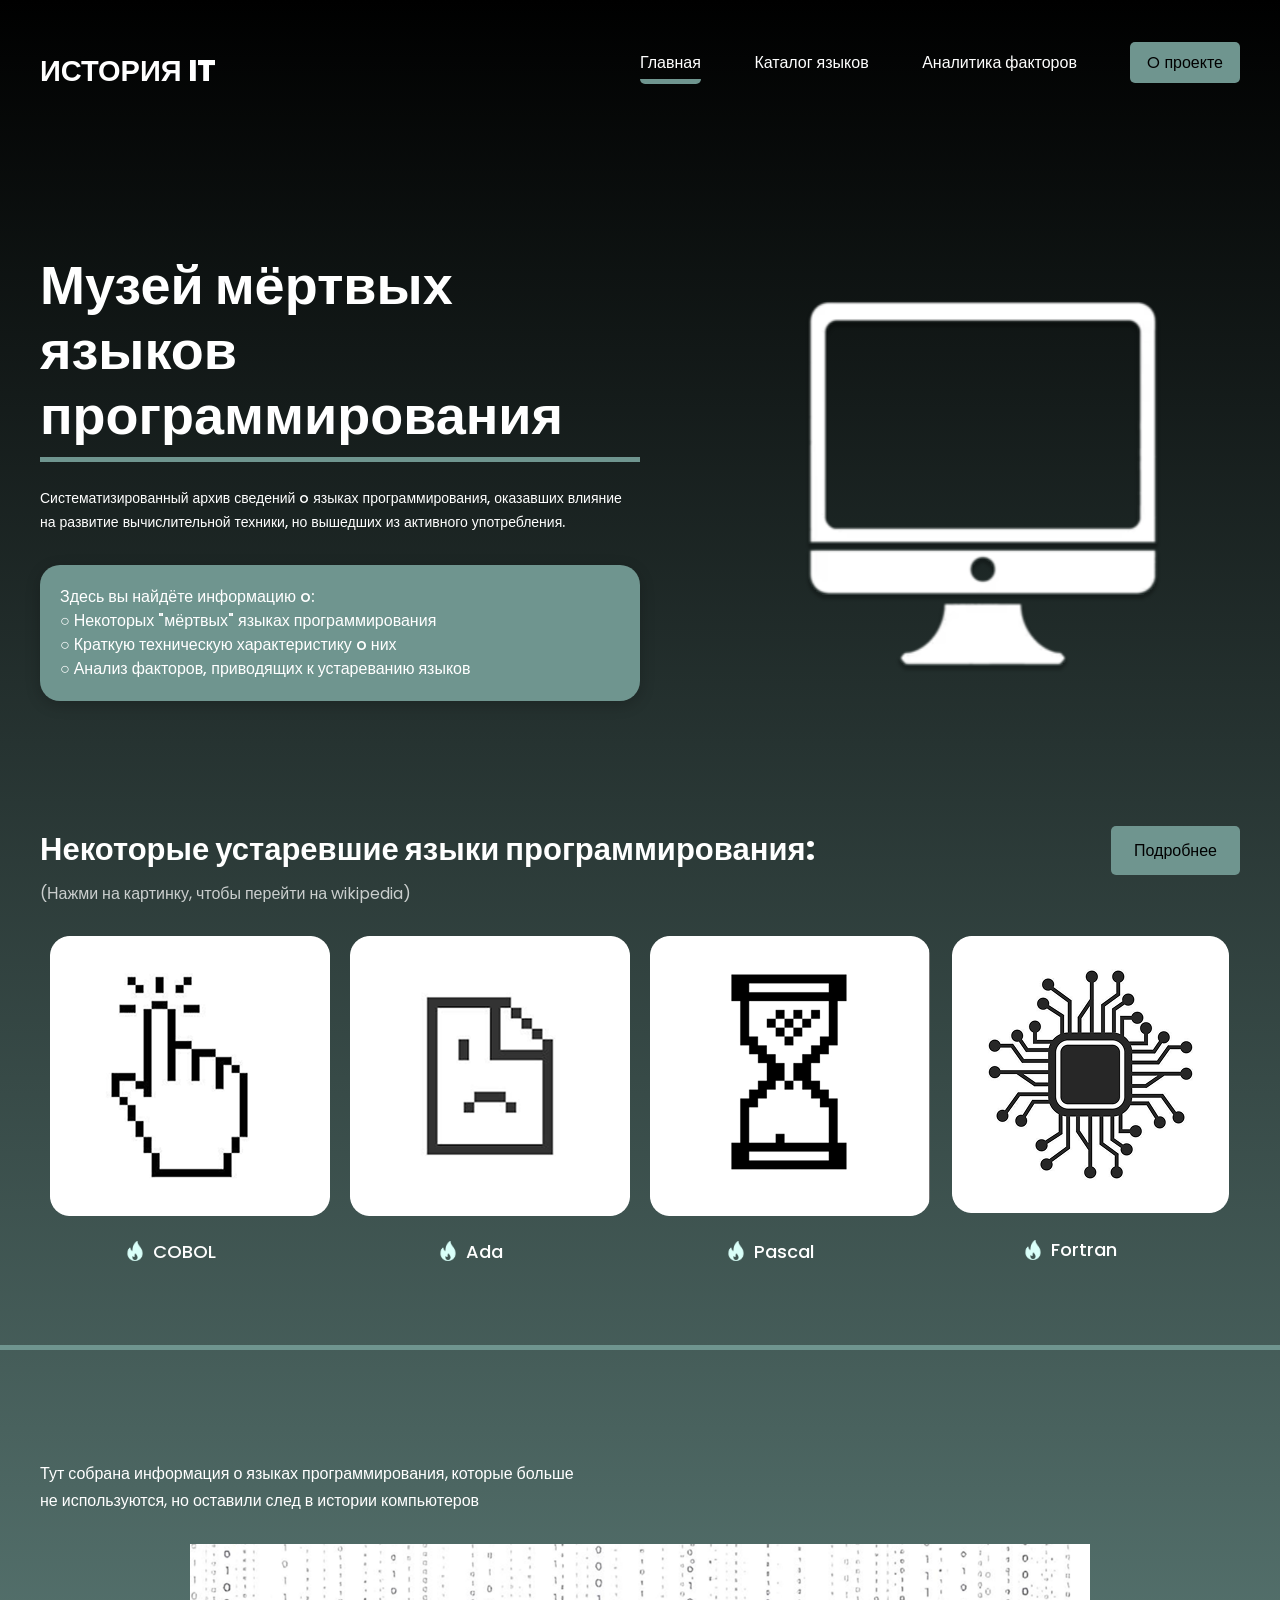
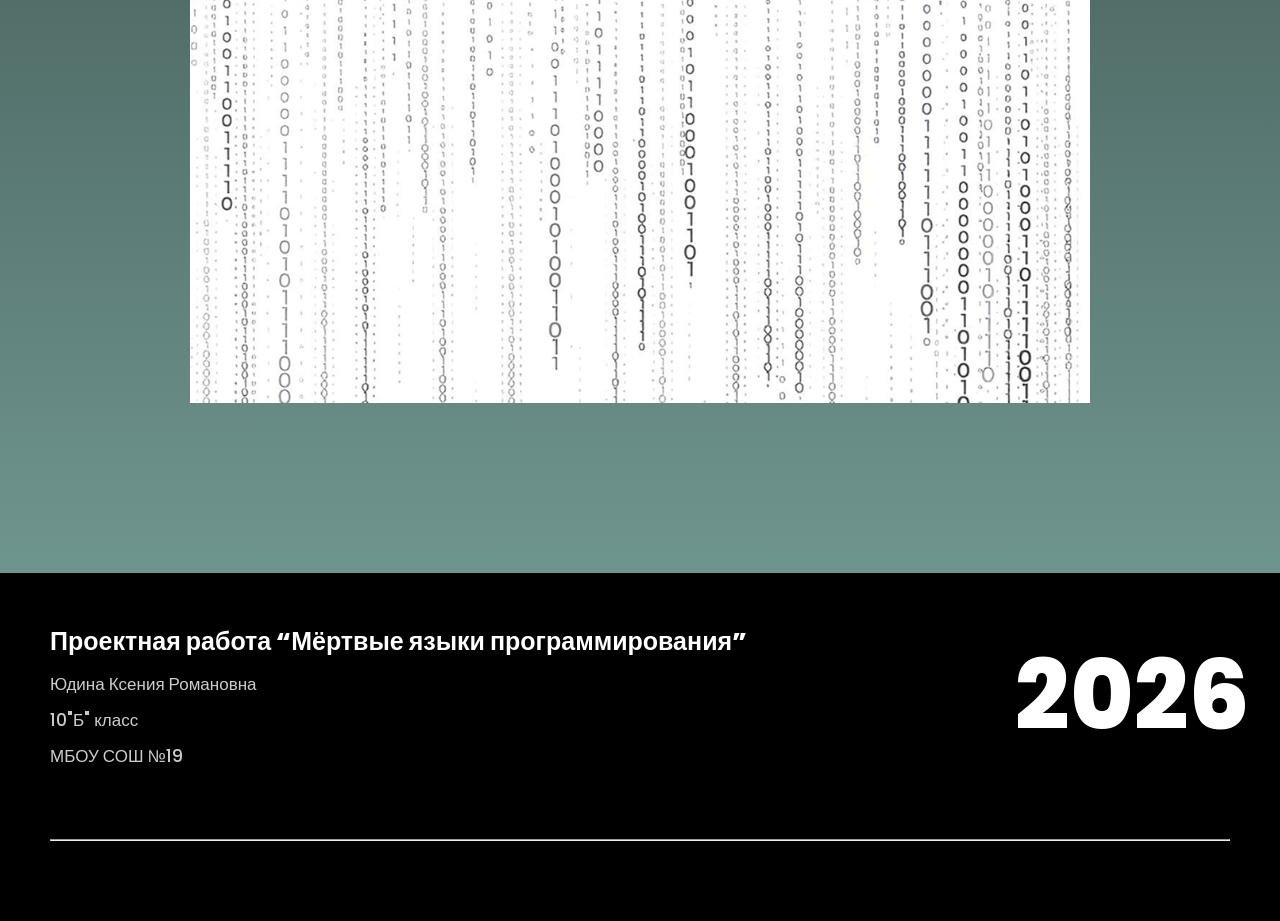
<file: index.html>
<!DOCTYPE html>
<html lang="en">

<head>
    <meta charset="UTF-8">
    <meta name="viewport" content="width=device-width, initial-scale=1.0">
    <title>Dead programming languages</title>
    <link rel="stylesheet" href="css/main.css">
</head>

<body>
    <div class="wrapper">
        <header class="container">
            <span class="logo">История IT</span>
            <nav>
                <ul>
                    <li class="active"><a href="/">Главная</a></li>
                    <li><a href="/about.html">Каталог языков</a></li>
                    <li><a href="/analitika.html">Аналитика факторов</a></li>
                    <li class="btn"><a href="/oproekte.html">O проекте</a></li>
                </ul>
            </nav>
        </header>

        <div class="hero container">
            <div class="hero--info">
                <h1>Музей мёртвых языков программирования</h1>
                <p>Систематизированный архив сведений o языках программирования, оказавших влияние на развитие вычислительной техники, но вышедших из активного употребления.</p>
                <div class="rectangle">
                    Здесь вы найдёте информацию o:<br>
                    ○ Некоторых "мёртвых" языках программирования<br>
                    ○ Краткую техническую характеристику o них<br>
                    ○ Анализ факторов, приводящих к устареванию языков<br>
                </div>
            </div>
            <img src="img/компьютеер.svg" alt="">
        </div>

        <div class="container trending">
            <div class="trending-header">
                <h3>Некоторые устаревшие языки программирования:</h3>
                <span class="click-hint">(Нажми на картинку, чтобы перейти на wikipedia)</span>
            </div>
            <a href="/about.html" class="see-all">Подробнее</a>
            <div class="games">
                <div class="block">
                    <a href="https://ru.wikipedia.org/wiki/%D0%9A%D0%BE%D0%B1%D0%BE%D0%BB" target="_blank">
                        <img src="/img/cobol.png" alt="COBOL">
                    </a>
                    <div class="language-info">
                        <img src="/img/fire 1.png" alt="" class="fire-icon">
                        <span>COBOL</span>
                    </div>
                </div>
                <div class="block">
                    <a href="https://ru.wikipedia.org/wiki/%D0%90%D0%B4%D0%B0_(%D1%8F%D0%B7%D1%8B%D0%BA_%D0%BF%D1%80%D0%BE%D0%B3%D1%80%D0%B0%D0%BC%D0%BC%D0%B8%D1%80%D0%BE%D0%B2%D0%B0%D0%BD%D0%B8%D1%8F)" target="_blank">
                        <img src="/img/ada.png" alt="Ada">
                    </a>
                    <div class="language-info">
                        <img src="/img/fire 1.png" alt="" class="fire-icon">
                        <span>Ada</span>
                    </div>
                </div>
                <div class="block">
                    <a href="https://ru.wikipedia.org/wiki/%D0%9F%D0%B0%D1%81%D0%BA%D0%B0%D0%BB%D1%8C_(%D1%8F%D0%B7%D1%8B%D0%BA_%D0%BF%D1%80%D0%BE%D0%B3%D1%80%D0%B0%D0%BC%D0%BC%D0%B8%D1%80%D0%BE%D0%B2%D0%B0%D0%BD%D0%B8%D1%8F)" target="_blank">
                        <img src="/img/pascal.png" alt="Pascal">
                    </a>
                    <div class="language-info">
                        <img src="/img/fire 1.png" alt="" class="fire-icon">
                        <span>Pascal</span>
                    </div>
                </div>
                <div class="block">
                    <a href="https://ru.wikipedia.org/wiki/%D0%A4%D0%BE%D1%80%D1%82%D1%80%D0%B0%D0%BD" target="_blank">
                        <img src="/img/fortan.png" alt="Fortran">
                    </a>
                    <div class="language-info">
                        <img src="/img/fire 1.png" alt="" class="fire-icon">
                        <span>Fortran</span>
                    </div>
                </div>
            </div>
        </div>
        <div class="divider"></div>

        <div class="container banner">
            <p>Тут собрана информация о языках программирования, которые больше не используются, но оставили след в истории компьютеров</p>
            <img src="/img/цифры.png" alt="">
        </div>
    </div>

<footer>
    <div class="blocks container">
        <div>
            <span class="logo">Проектная работа “Мёртвые языки программирования”</span>
            <ul>
                <li>Юдина Ксения Романовна</li>
                <li>10"Б" класс</li>
                <li>МБОУ СОШ №19</li>
            </ul>
        </div>
        <div>
            <h4>2026</h4>
        </div>
    </div>
    <hr>
</footer>

</body>

</html>
</file>
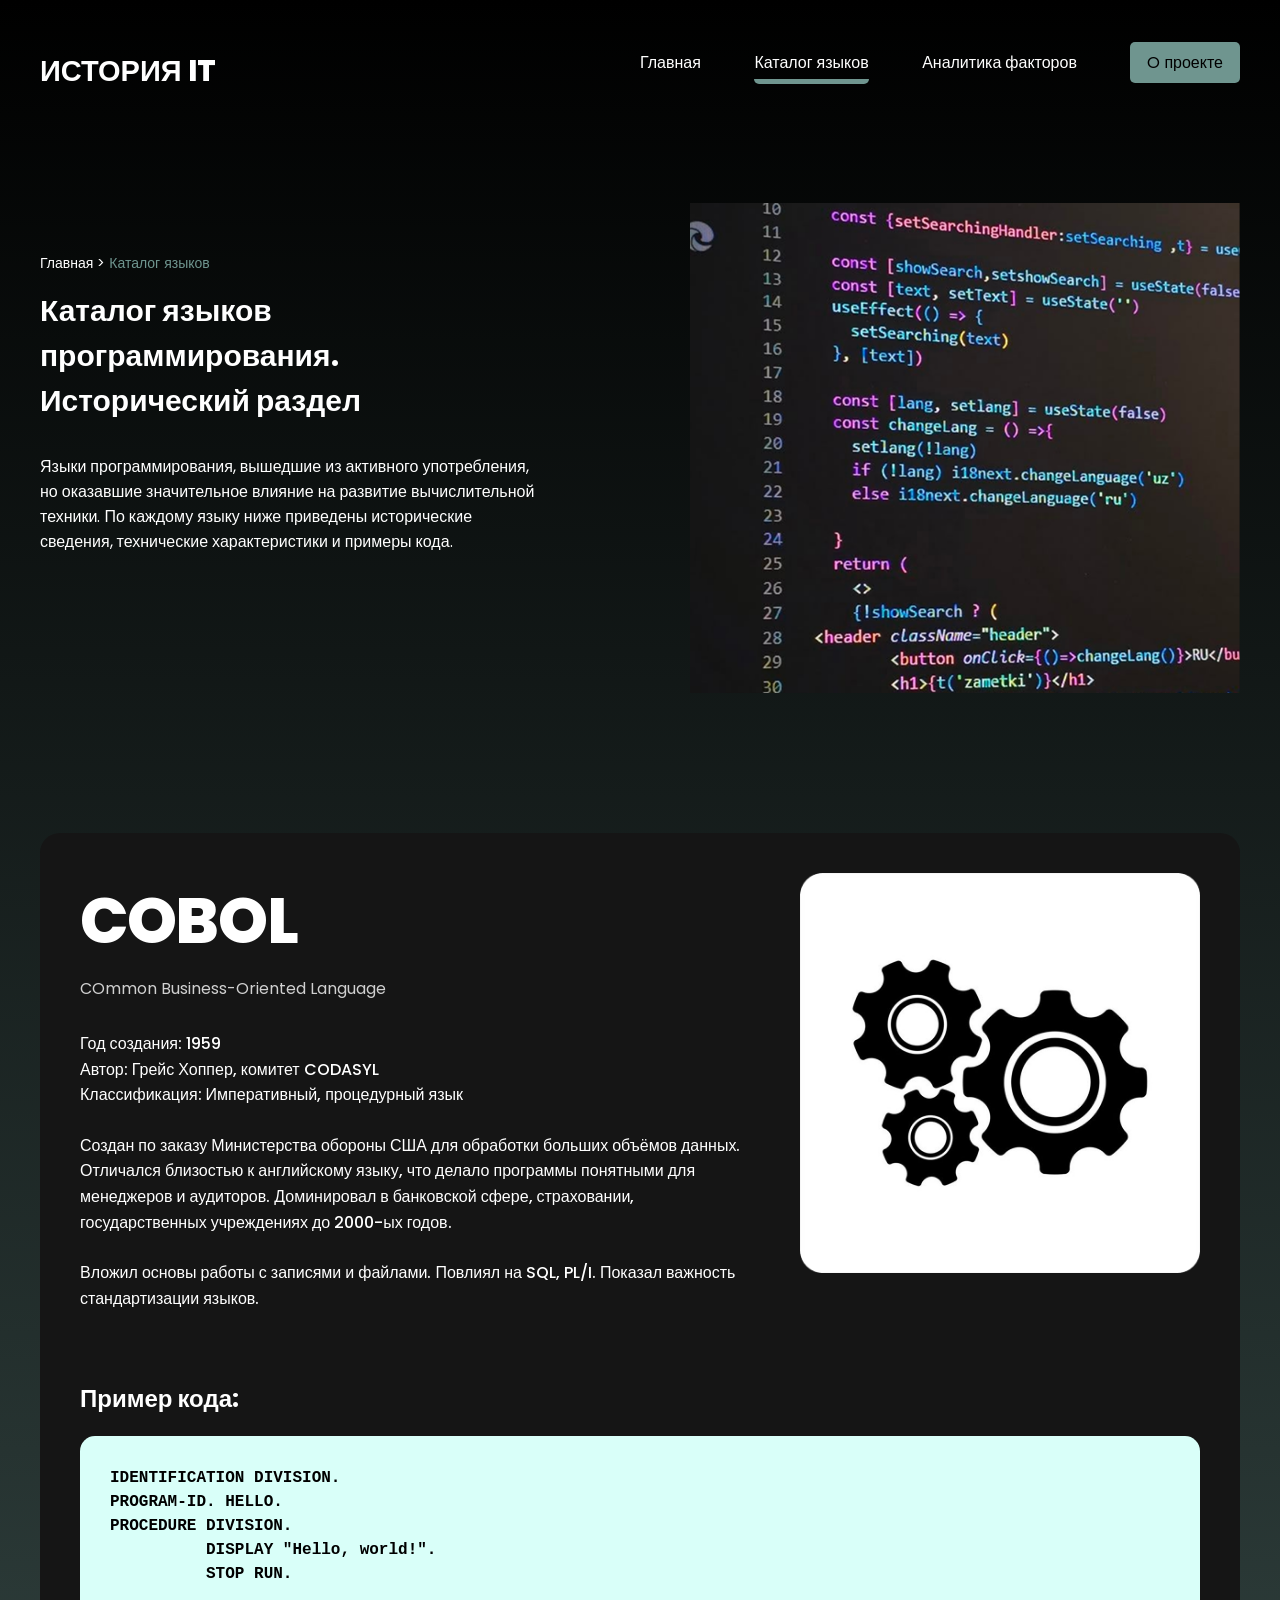
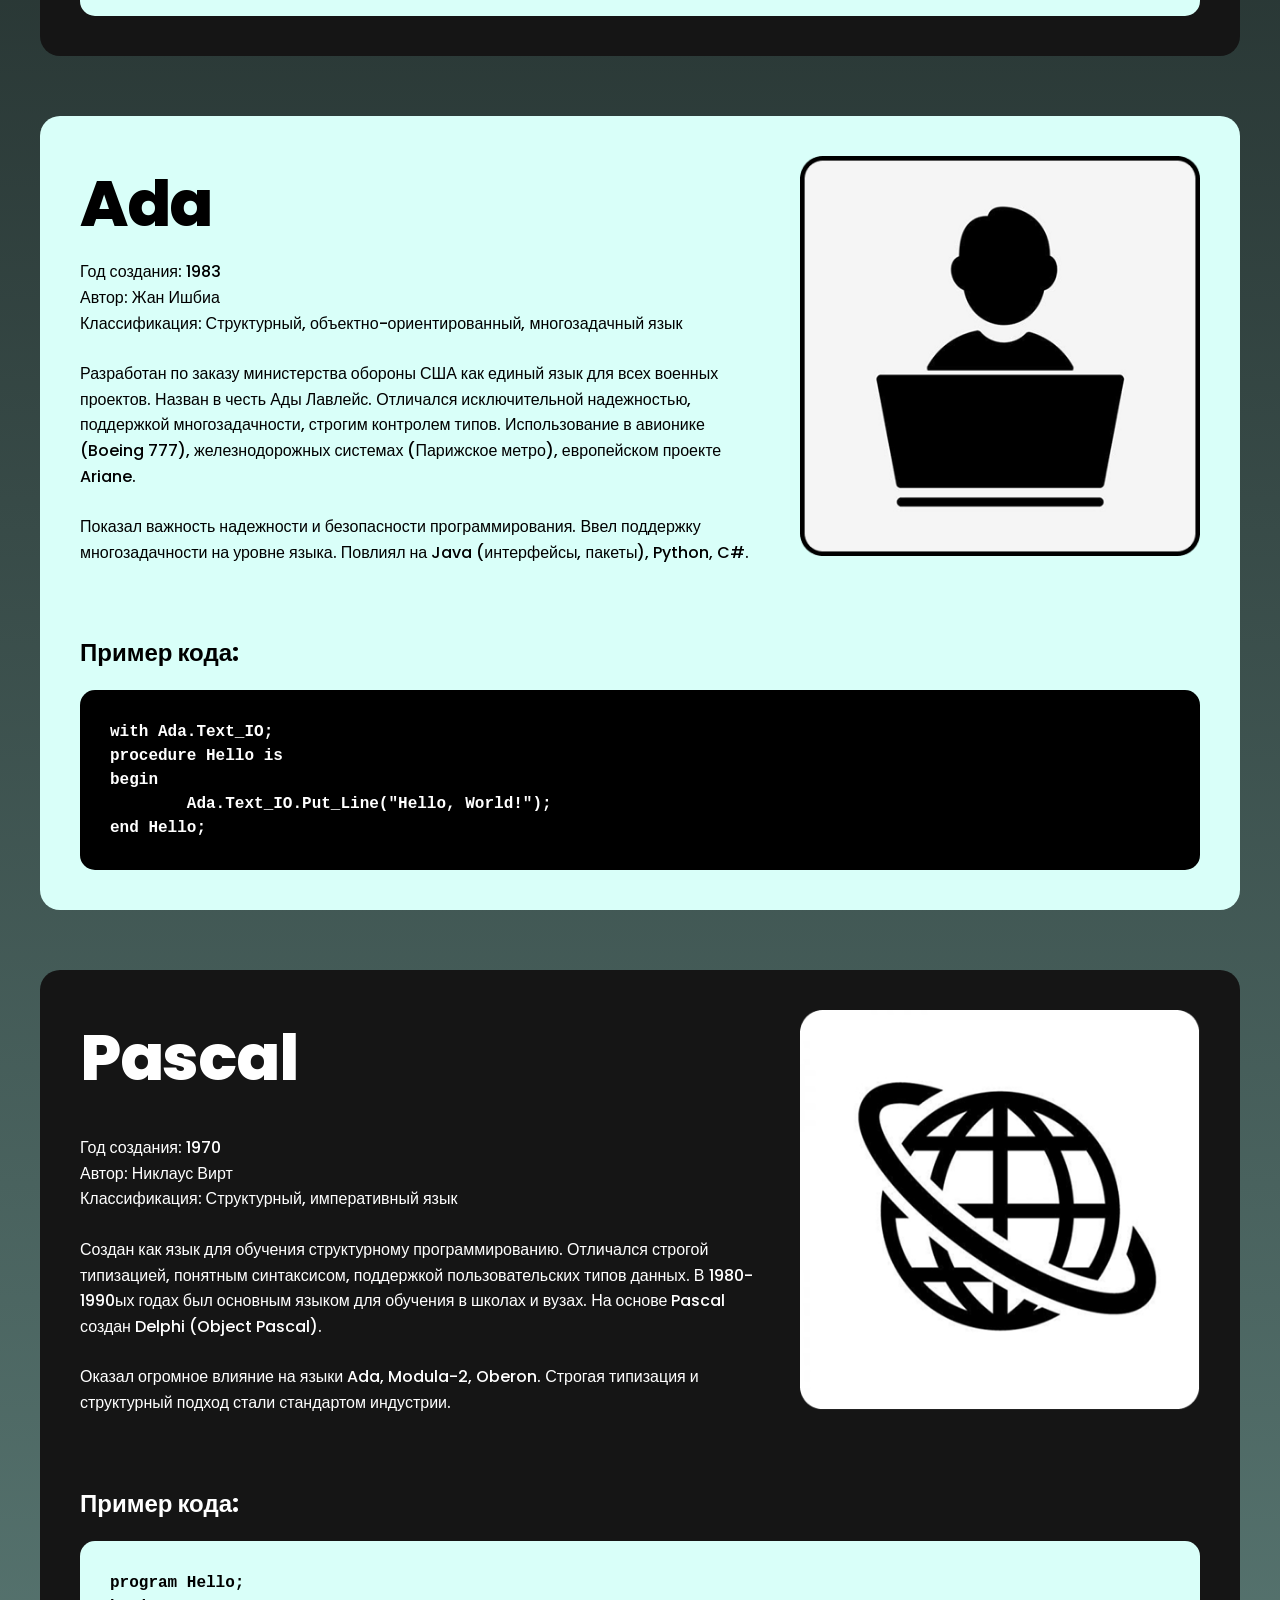
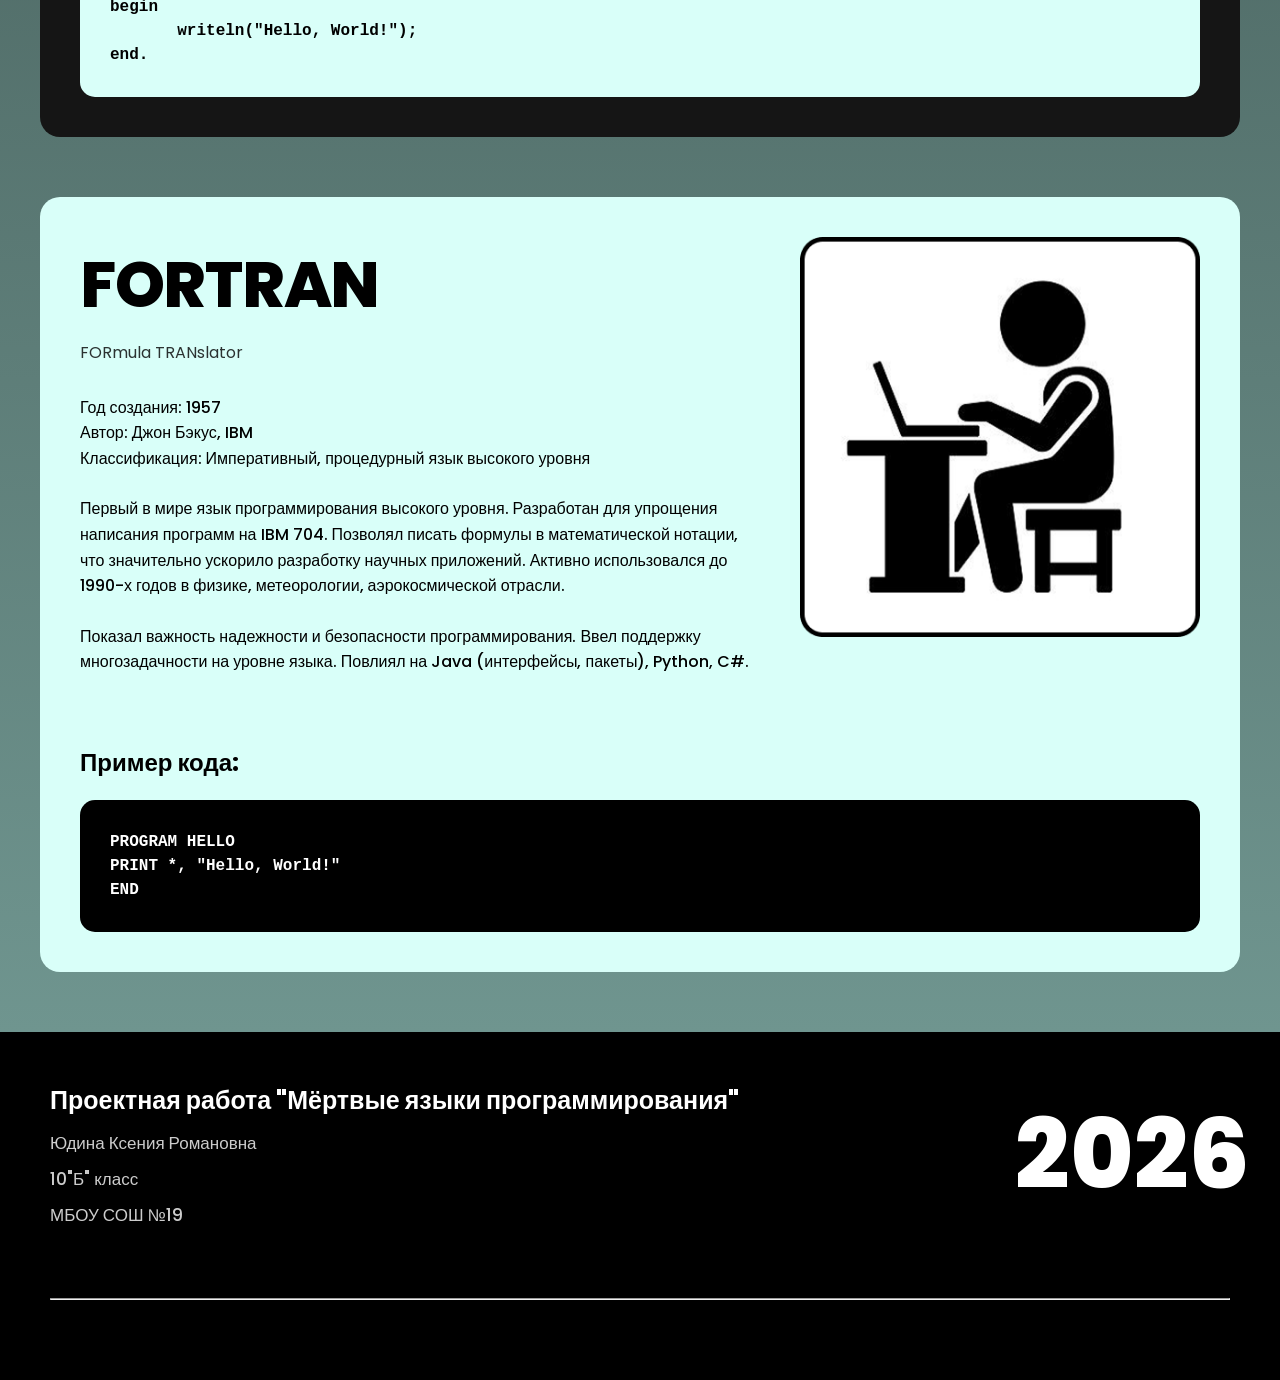
<file: about.html>
<!DOCTYPE html>
<html lang="en">

<head>
    <meta charset="UTF-8">
    <meta name="viewport" content="width=device-width, initial-scale=1.0">
    <title>Dead programming languages</title>
    <link rel="stylesheet" href="css/main.css">
</head>

<body>
    <div class="wrapper">
        <header class="container">
            <span class="logo">История IT</span>
            <nav>
                <ul>
                    <li><a href="/">Главная</a></li>
                    <li class="active"><a href="/about.html">Каталог языков</a></li>
                    <li><a href="/analitika.html">Аналитика факторов</a></li>
                    <li class="btn"><a href="/oproekte.html">O проекте</a></li>
                </ul>
            </nav>
        </header>
        
        <div class="hero-about container">
            <div class="info">
                <div class="breadcrumbs">
                    <span class="breadcrumb-home">Главная ></span>
                    <span class="breadcrumb-current"> Каталог языков</span>
                </div>
                <h1>Каталог языков программирования. Исторический раздел</h1>
                <p>Языки программирования, вышедшие из активного употребления, но оказавшие значительное влияние на развитие вычислительной техники. По каждому языку ниже приведены исторические сведения, технические характеристики и примеры кода.</p>
            </div>
            <img src="/img/код.png" alt="">
        </div>
        <div class="container">
            <div class="language-card">
                <div class="language-info">
                    <div class="language-name">COBOL</div>
                    <div class="language-fullname">COmmon Business-Oriented Language</div>
                    <div class="language-details">
                        Год создания: 1959<br>
                        Автор: Грейс Хоппер, комитет CODASYL<br>
                        Классификация: Императивный, процедурный язык
                    </div>
                    <div class="language-history">
                        Создан по заказу Министерства обороны США для обработки больших объёмов данных. Отличался близостью к английскому языку, что делало программы понятными для менеджеров и аудиторов. Доминировал в банковской сфере, страховании, государственных учреждениях до 2000-ых годов.
                    </div>
                    <div class="language-influence">
                        Вложил основы работы с записями и файлами. Повлиял на SQL, PL/I. Показал важность стандартизации языков.
                    </div>
                </div>
                <div class="language-image">
                    <img src="/img/coboll.png" alt="COBOL язык программирования">
                </div>
                
                <div class="code-section">
                    <div class="code-title">Пример кода:</div>
                    <div class="code-block">
                        <pre>IDENTIFICATION DIVISION.
PROGRAM-ID. HELLO.
PROCEDURE DIVISION.
          DISPLAY "Hello, world!".
          STOP RUN.</pre>
                    </div>
                </div>
            </div>
        </div>
        <div class="container">
            <div class="language-card-ada">
                <div class="language-info-ada">
                    <div class="language-name-ada">Ada</div>
                    <div class="language-details-ada">
                        Год создания: 1983<br>
                        Автор: Жан Ишбиа<br>
                        Классификация: Структурный, объектно-ориентированный, многозадачный язык
                    </div>
                    <div class="language-history-ada">
                        Разработан по заказу министерства обороны США как единый язык для всех военных проектов. Назван в честь Ады Лавлейс. Отличался исключительной надежностью, поддержкой многозадачности, строгим контролем типов. Использование в авионике (Boeing 777), железнодорожных системах (Парижское метро), европейском проекте Ariane.
                    </div>
                    <div class="language-influence-ada">
                        Показал важность надежности и безопасности программирования. Ввел поддержку многозадачности на уровне языка. Повлиял на Java (интерфейсы, пакеты), Python, C#.
                    </div>
                </div>
                <div class="language-image-ada">
                    <img src="/img/adaa.png" alt="Ada язык программирования">
                </div>
                
                <div class="code-section-ada">
                    <div class="code-title-ada">Пример кода:</div>
                    <div class="code-block-ada">
                        <pre>with Ada.Text_IO;
procedure Hello is
begin
        Ada.Text_IO.Put_Line("Hello, World!");
end Hello;</pre>
                    </div>
                </div>
            </div>
        </div>
        <div class="container">
            <div class="language-card">
                <div class="language-info">
                    <div class="language-name">Pascal</div>
                    <div class="language-fullname"></div>
                    <div class="language-details">
                        Год создания: 1970<br>
                        Автор: Никлаус Вирт<br>
                        Классификация: Структурный, императивный язык
                    </div>
                    <div class="language-history">
                        Создан как язык для обучения структурному программированию. Отличался строгой типизацией, понятным синтаксисом, поддержкой пользовательских типов данных. В 1980-1990ых годах был основным языком для обучения в школах и вузах. На основе Pascal создан Delphi (Object Pascal).
                    </div>
                    <div class="language-influence">
                        Оказал огромное влияние на языки Ada, Modula-2, Oberon. Строгая типизация и структурный подход стали стандартом индустрии.
                    </div>
                </div>
                <div class="language-image">
                    <img src="/img/pascall.png" alt="Pascal язык программирования">
                </div>
                
                <div class="code-section">
                    <div class="code-title">Пример кода:</div>
                    <div class="code-block">
                        <pre>program Hello;
begin
       writeln("Hello, World!");
end.</pre>
                    </div>
                </div>
            </div>
        </div>
        <div class="container">
            <div class="language-card-ada">
                <div class="language-info-ada">
                    <div class="language-name-ada">FORTRAN</div>
                    <div class="language-fullname-ada">FORmula TRANslator</div>
                    <div class="language-details-ada">
                        Год создания: 1957<br>
                        Автор: Джон Бэкус, IBM<br>
                        Классификация: Императивный, процедурный язык высокого уровня
                    </div>
                    <div class="language-history-ada">
                        Первый в мире язык программирования высокого уровня. Разработан для упрощения написания программ на IBM 704. Позволял писать формулы в математической нотации, что значительно ускорило разработку научных приложений. Активно использовался до 1990-х годов в физике, метеорологии, аэрокосмической отрасли.
                    </div>
                    <div class="language-influence-ada">
                        Показал важность надежности и безопасности программирования. Ввел поддержку многозадачности на уровне языка. Повлиял на Java (интерфейсы, пакеты), Python, C#.
                    </div>
                </div>
                <div class="language-image-ada">
                    <img src="/img/fortann.png" alt="FORTRAN язык программирования">
                </div>
                
                <div class="code-section-ada">
                    <div class="code-title-ada">Пример кода:</div>
                    <div class="code-block-ada">
                        <pre>PROGRAM HELLO
PRINT *, "Hello, World!"
END</pre>
                    </div>
                </div>
            </div>
        </div>
        
    </div>

    <footer>
        <div class="blocks container">
            <div>
                <span class="logo">Проектная работа "Мёртвые языки программирования"</span>
                <ul>
                    <li>Юдина Ксения Романовна</li>
                    <li>10"Б" класс</li>
                    <li>МБОУ СОШ №19</li>
                </ul>
            </div>
            <div>
                <h4>2026</h4>
            </div>
        </div>
        <hr>
    </footer>

</body>

</html>
</file>
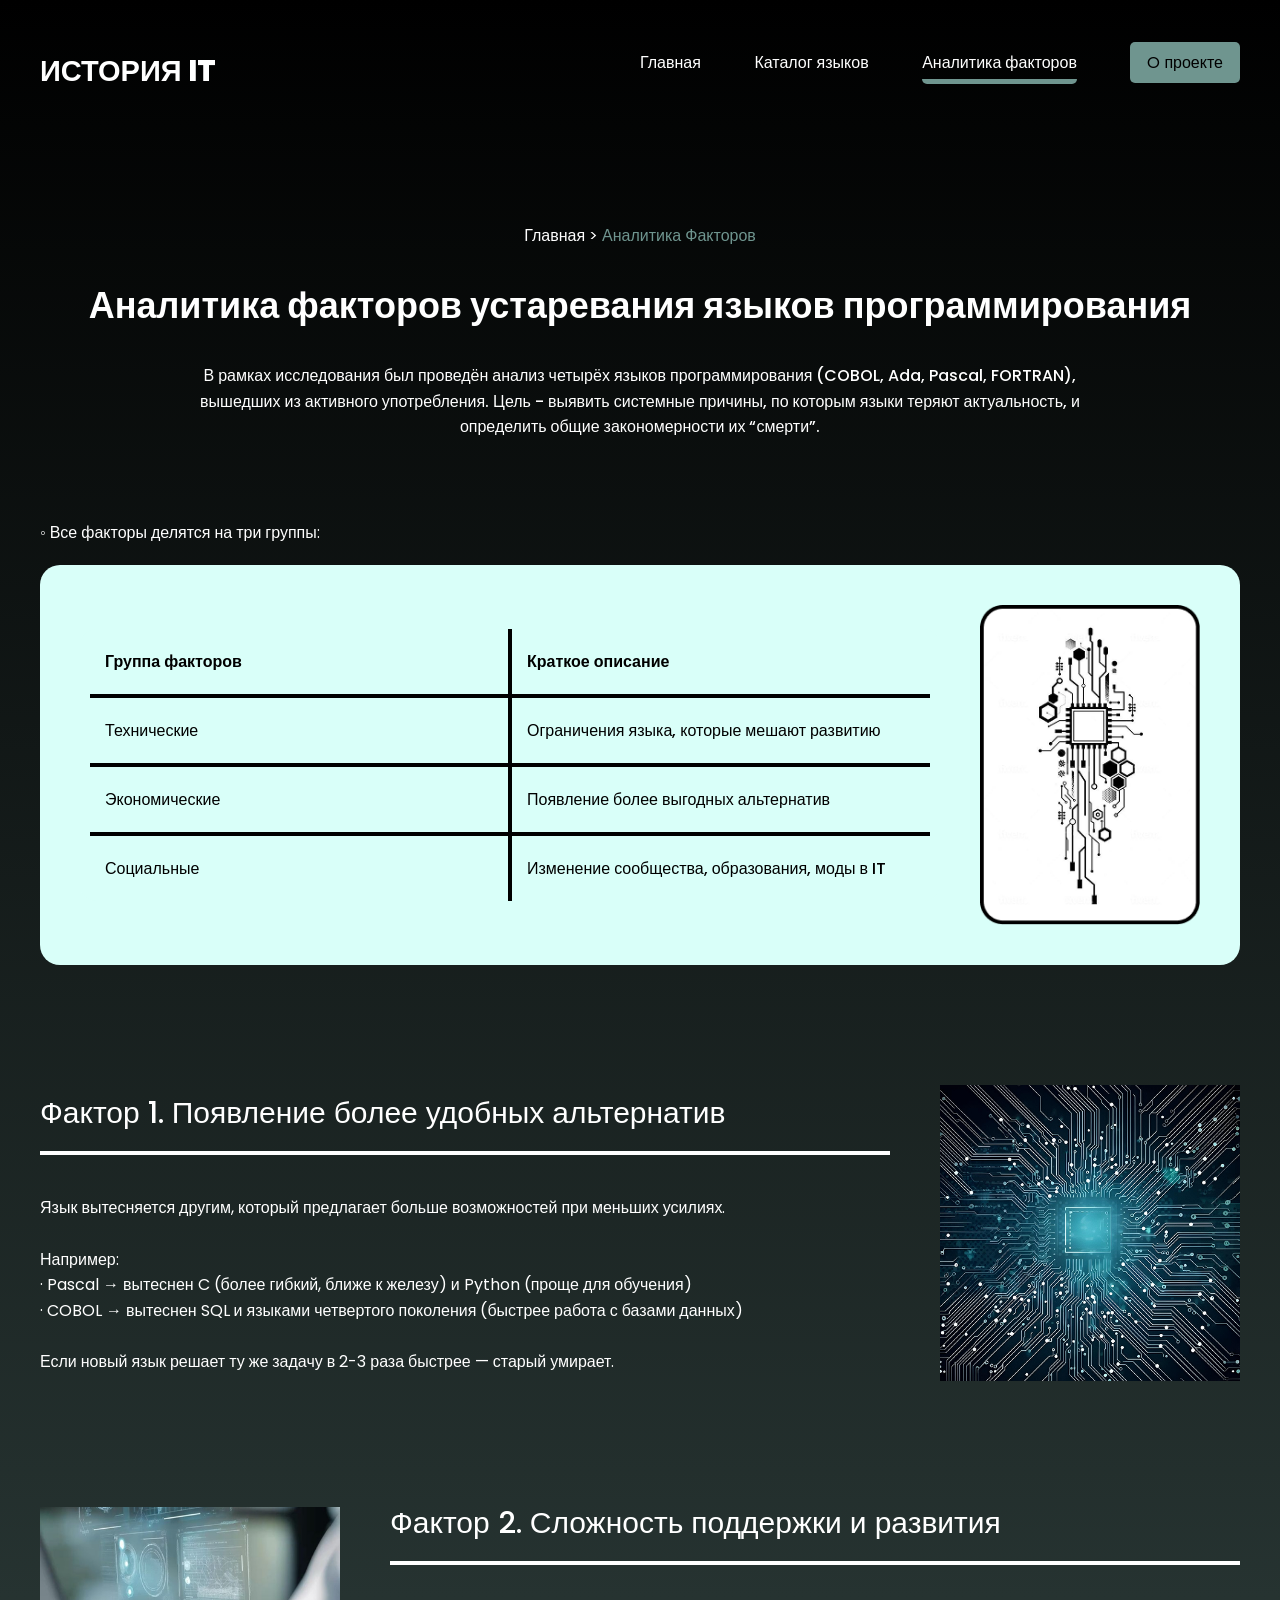
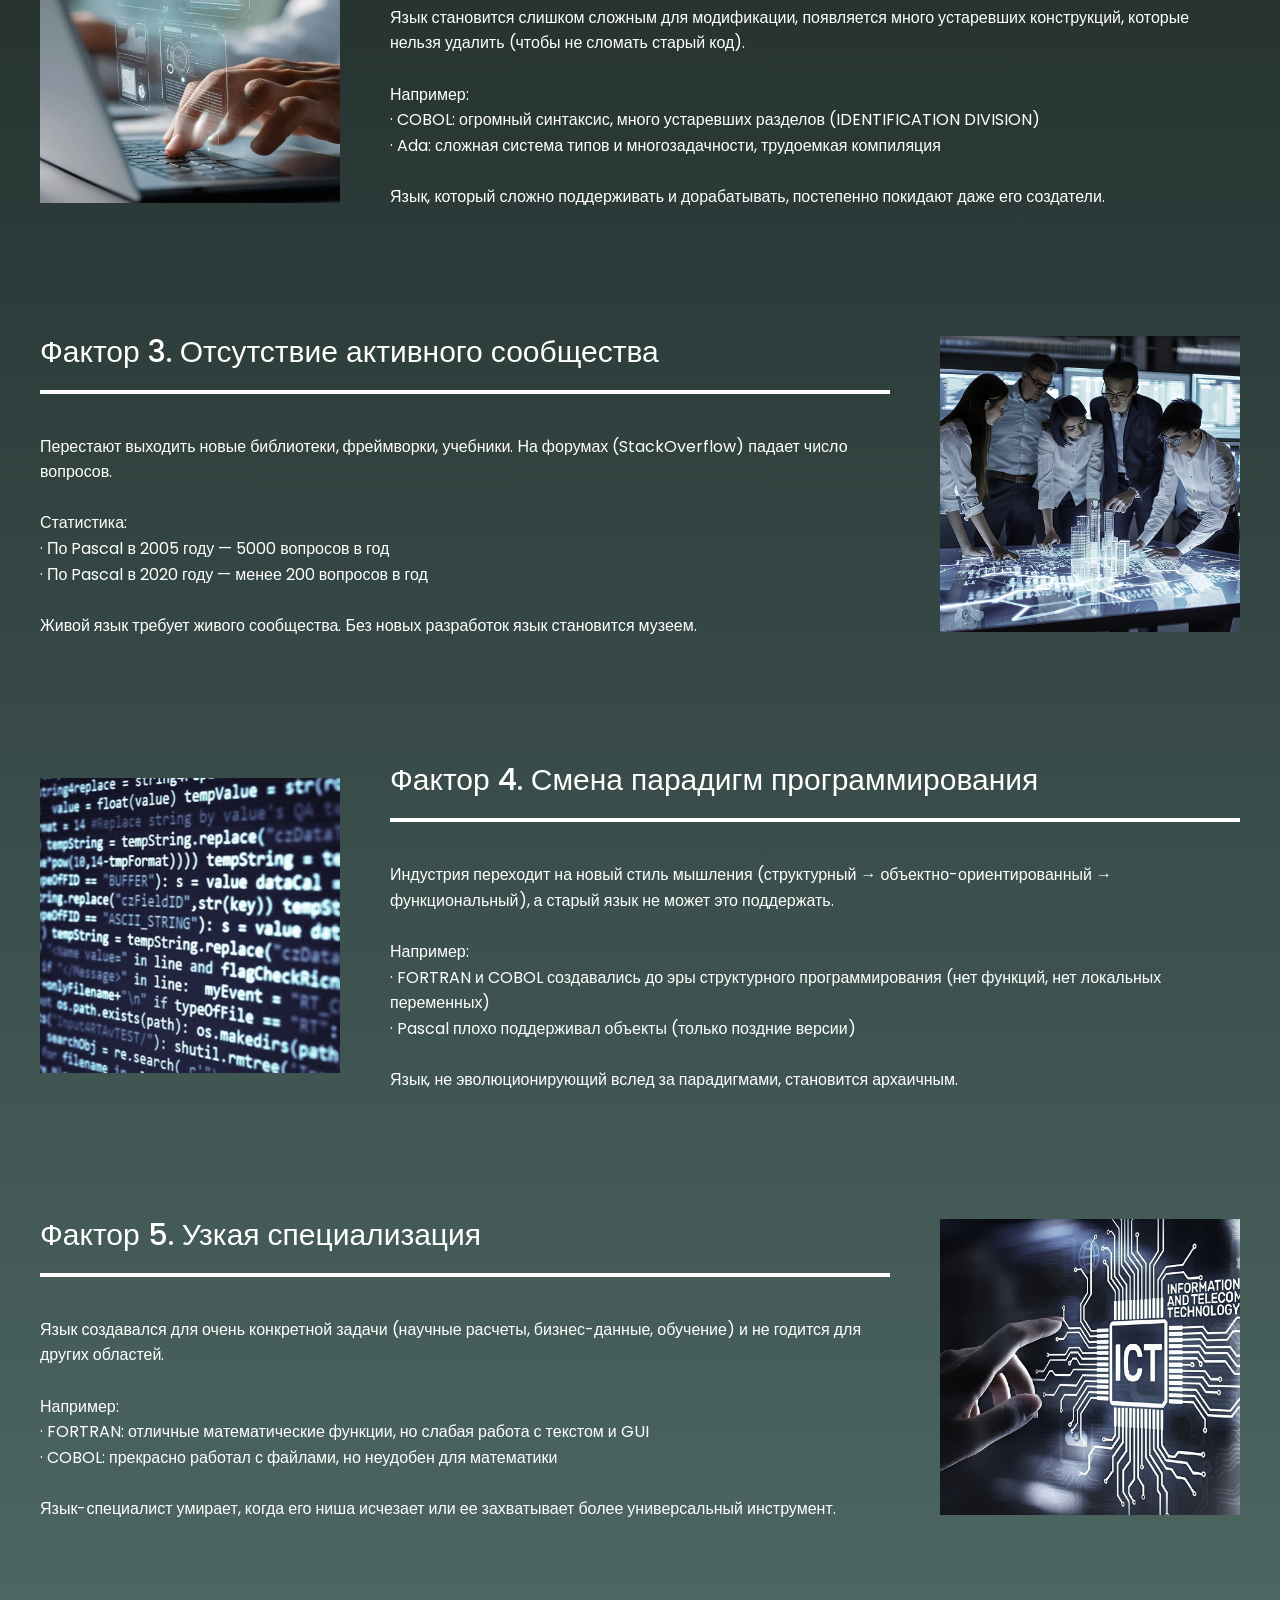
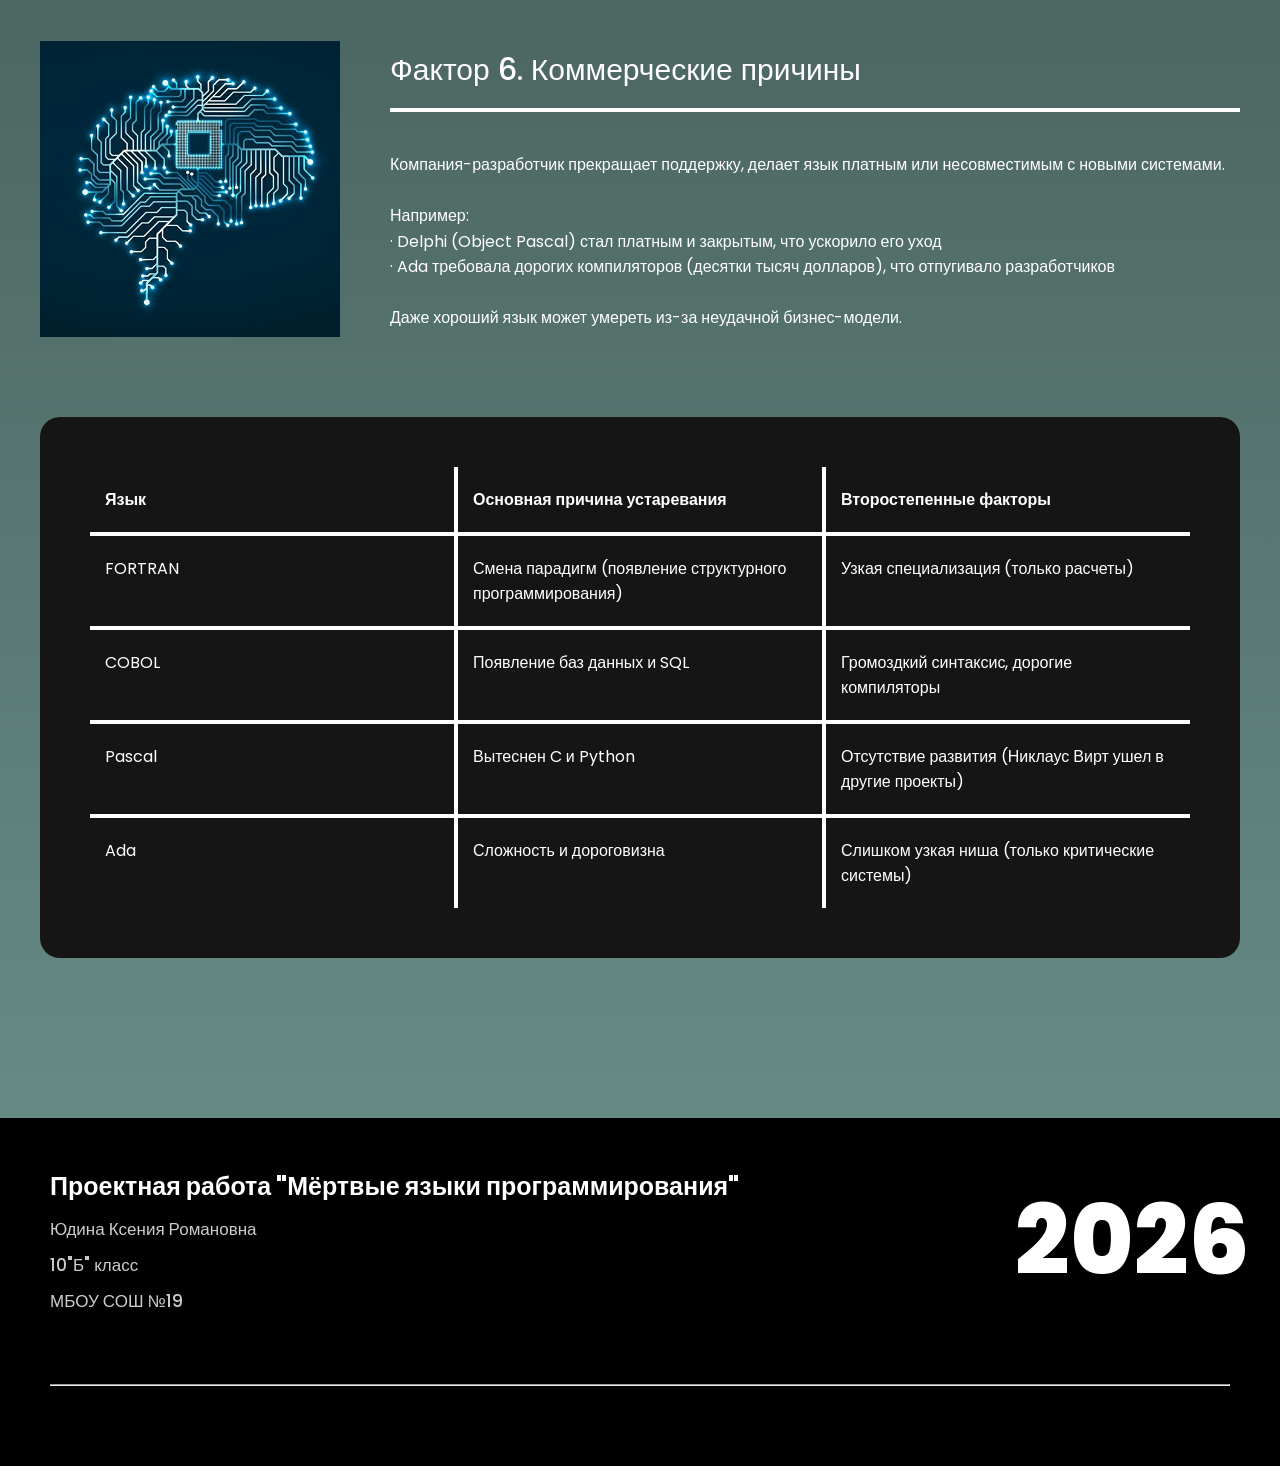
<file: analitika.html>
<!DOCTYPE html>
<html lang="en">

<head>
    <meta charset="UTF-8">
    <meta name="viewport" content="width=device-width, initial-scale=1.0">
    <title>Dead programming languages - Аналитика</title>
    <link rel="stylesheet" href="css/main.css">
</head>

<body>
    <div class="wrapper">
        <header class="container">
            <span class="logo">История IT</span>
            <nav>
                <ul>
                    <li><a href="/">Главная</a></li>
                    <li><a href="/about.html">Каталог языков</a></li>
                    <li class="active"><a href="/analitika.html">Аналитика факторов</a></li>
                    <li class="btn"><a href="/oproekte.html">O проекте</a></li>
                </ul>
            </nav>
        </header>

        <div class="analitika-container">
            <div class="analitika-breadcrumbs">
                <span class="breadcrumb-home">Главная ></span>
                <span class="breadcrumb-current"> Аналитика Факторов</span>
            </div>
            <h1 class="analitika-title">Аналитика факторов устаревания языков программирования</h1>
            <p class="analitika-description">
                В рамках исследования был проведён анализ четырёх языков программирования (COBOL, Ada, Pascal, FORTRAN), вышедших из активного употребления. Цель - выявить системные причины, по которым языки теряют актуальность, и определить общие закономерности их “смерти”.
            </p>
            <p class="analitika-subtitle">◦ Все факторы делятся на три группы:</p>
            <div class="analitika-card">
                <div class="analitika-table">
                    <div class="table-row table-header">
                        <div class="table-cell">Группа факторов</div>
                        <div class="table-cell">Краткое описание</div>
                    </div>
                    <div class="table-row">
                        <div class="table-cell">Технические</div>
                        <div class="table-cell">Ограничения языка, которые мешают развитию</div>
                    </div>
                    <div class="table-row">
                        <div class="table-cell">Экономические</div>
                        <div class="table-cell">Появление более выгодных альтернатив</div>
                    </div>
                    <div class="table-row">
                        <div class="table-cell">Социальные</div>
                        <div class="table-cell">Изменение сообщества, образования, моды в IT</div>
                    </div>
                </div>
                <img src="/img/аналитика вертикально 1.png" alt="Аналитика факторов" class="analitika-image">
            </div>
            <div class="factor-block">
                <div class="factor-text">
                    <h2 class="factor-title">Фактор 1. Появление более удобных альтернатив</h2>
                    <p class="factor-description">
                        Язык вытесняется другим, который предлагает больше возможностей при меньших усилиях.<br><br>
                        Например:<br>
                        · Pascal → вытеснен C (более гибкий, ближе к железу) и Python (проще для обучения)<br>
                        · COBOL → вытеснен SQL и языками четвертого поколения (быстрее работа с базами данных)<br><br>
                        Если новый язык решает ту же задачу в 2-3 раза быстрее — старый умирает.
                    </p>
                </div>
                <!-- КАРТИНКА ДЛЯ ФАКТОРА 1: вставьте сюда изображение -->
                <img src="/img/а5 1.png" alt="Появление более удобных альтернатив" class="factor-image">
            </div>
            <div class="factor-block">
                <img src="/img/рука.png" alt="Сложность поддержки и развития" class="factor-image">
                <div class="factor-text">
                    <h2 class="factor-title">Фактор 2. Сложность поддержки и развития</h2>
                    <p class="factor-description">
                        Язык становится слишком сложным для модификации, появляется много устаревших конструкций, которые нельзя удалить (чтобы не сломать старый код).<br><br>
                        Например:<br>
                        · COBOL: огромный синтаксис, много устаревших разделов (IDENTIFICATION DIVISION)<br>
                        · Ada: сложная система типов и многозадачности, трудоемкая компиляция<br><br>
                        Язык, который сложно поддерживать и дорабатывать, постепенно покидают даже его создатели.
                    </p>
                </div>
            </div>
            <div class="factor-block">
                <div class="factor-text">
                    <h2 class="factor-title">Фактор 3. Отсутствие активного сообщества</h2>
                    <p class="factor-description">
                        Перестают выходить новые библиотеки, фреймворки, учебники. На форумах (StackOverflow) падает число вопросов.<br><br>
                        Статистика:<br>
                        · По Pascal в 2005 году — 5000 вопросов в год<br>
                        · По Pascal в 2020 году — менее 200 вопросов в год<br><br>
                        Живой язык требует живого сообщества. Без новых разработок язык становится музеем.
                    </p>
                </div>
                <img src="/img/люди.png" alt="Отсутствие активного сообщества" class="factor-image">
            </div>
            <div class="factor-block">
                <img src="/img/кодд.png" alt="Смена парадигм программирования" class="factor-image">
                <div class="factor-text">
                    <h2 class="factor-title">Фактор 4. Смена парадигм программирования</h2>
                    <p class="factor-description">
                        Индустрия переходит на новый стиль мышления (структурный → объектно-ориентированный → функциональный), а старый язык не может это поддержать.<br><br>
                        Например:<br>
                        · FORTRAN и COBOL создавались до эры структурного программирования (нет функций, нет локальных переменных)<br>
                        · Pascal плохо поддерживал объекты (только поздние версии)<br><br>
                        Язык, не эволюционирующий вслед за парадигмами, становится архаичным.
                    </p>
                </div>
            </div>
            <div class="factor-block">
                <div class="factor-text">
                    <h2 class="factor-title">Фактор 5. Узкая специализация</h2>
                    <p class="factor-description">
                        Язык создавался для очень конкретной задачи (научные расчеты, бизнес-данные, обучение) и не годится для других областей.<br><br>
                        Например:<br>
                        · FORTRAN: отличные математические функции, но слабая работа с текстом и GUI<br>
                        · COBOL: прекрасно работал с файлами, но неудобен для математики<br><br>
                        Язык-специалист умирает, когда его ниша исчезает или ее захватывает более универсальный инструмент.
                    </p>
                </div>
                <img src="/img/ист.png" alt="Узкая специализация" class="factor-image">
            </div>
            <div class="factor-block">
                <img src="/img/мозг.png" alt="Коммерческие причины" class="factor-image">
                <div class="factor-text">
                    <h2 class="factor-title">Фактор 6. Коммерческие причины</h2>
                    <p class="factor-description">
                        Компания-разработчик прекращает поддержку, делает язык платным или несовместимым с новыми системами.<br><br>
                        Например:<br>
                        · Delphi (Object Pascal) стал платным и закрытым, что ускорило его уход<br>
                        · Ada требовала дорогих компиляторов (десятки тысяч долларов), что отпугивало разработчиков<br><br>
                        Даже хороший язык может умереть из-за неудачной бизнес-модели.
                    </p>
                </div>
            </div>
            <div class="summary-table-container">
                <div class="summary-table">
                    <div class="summary-table-row summary-table-header">
                        <div class="summary-table-cell">Язык</div>
                        <div class="summary-table-cell">Основная причина устаревания</div>
                        <div class="summary-table-cell">Второстепенные факторы</div>
                    </div>
                    <div class="summary-table-row">
                        <div class="summary-table-cell">FORTRAN</div>
                        <div class="summary-table-cell">Смена парадигм (появление структурного программирования)</div>
                        <div class="summary-table-cell">Узкая специализация (только расчеты)</div>
                    </div>
                    <div class="summary-table-row">
                        <div class="summary-table-cell">COBOL</div>
                        <div class="summary-table-cell">Появление баз данных и SQL</div>
                        <div class="summary-table-cell">Громоздкий синтаксис, дорогие компиляторы</div>
                    </div>
                    <div class="summary-table-row">
                        <div class="summary-table-cell">Pascal</div>
                        <div class="summary-table-cell">Вытеснен C и Python</div>
                        <div class="summary-table-cell">Отсутствие развития (Никлаус Вирт ушел в другие проекты)</div>
                    </div>
                    <div class="summary-table-row">
                        <div class="summary-table-cell">Ada</div>
                        <div class="summary-table-cell">Сложность и дороговизна</div>
                        <div class="summary-table-cell">Слишком узкая ниша (только критические системы)</div>
                    </div>
                </div>
            </div>
        </div>

        <footer>
            <div class="blocks container">
                <div>
                    <span class="logo">Проектная работа "Мёртвые языки программирования"</span>
                    <ul>
                        <li>Юдина Ксения Романовна</li>
                        <li>10"Б" класс</li>
                        <li>МБОУ СОШ №19</li>
                    </ul>
                </div>
                <div>
                    <h4>2026</h4>
                </div>
            </div>
            <hr>
        </footer>
    </div>
</body>

</html>
</file>
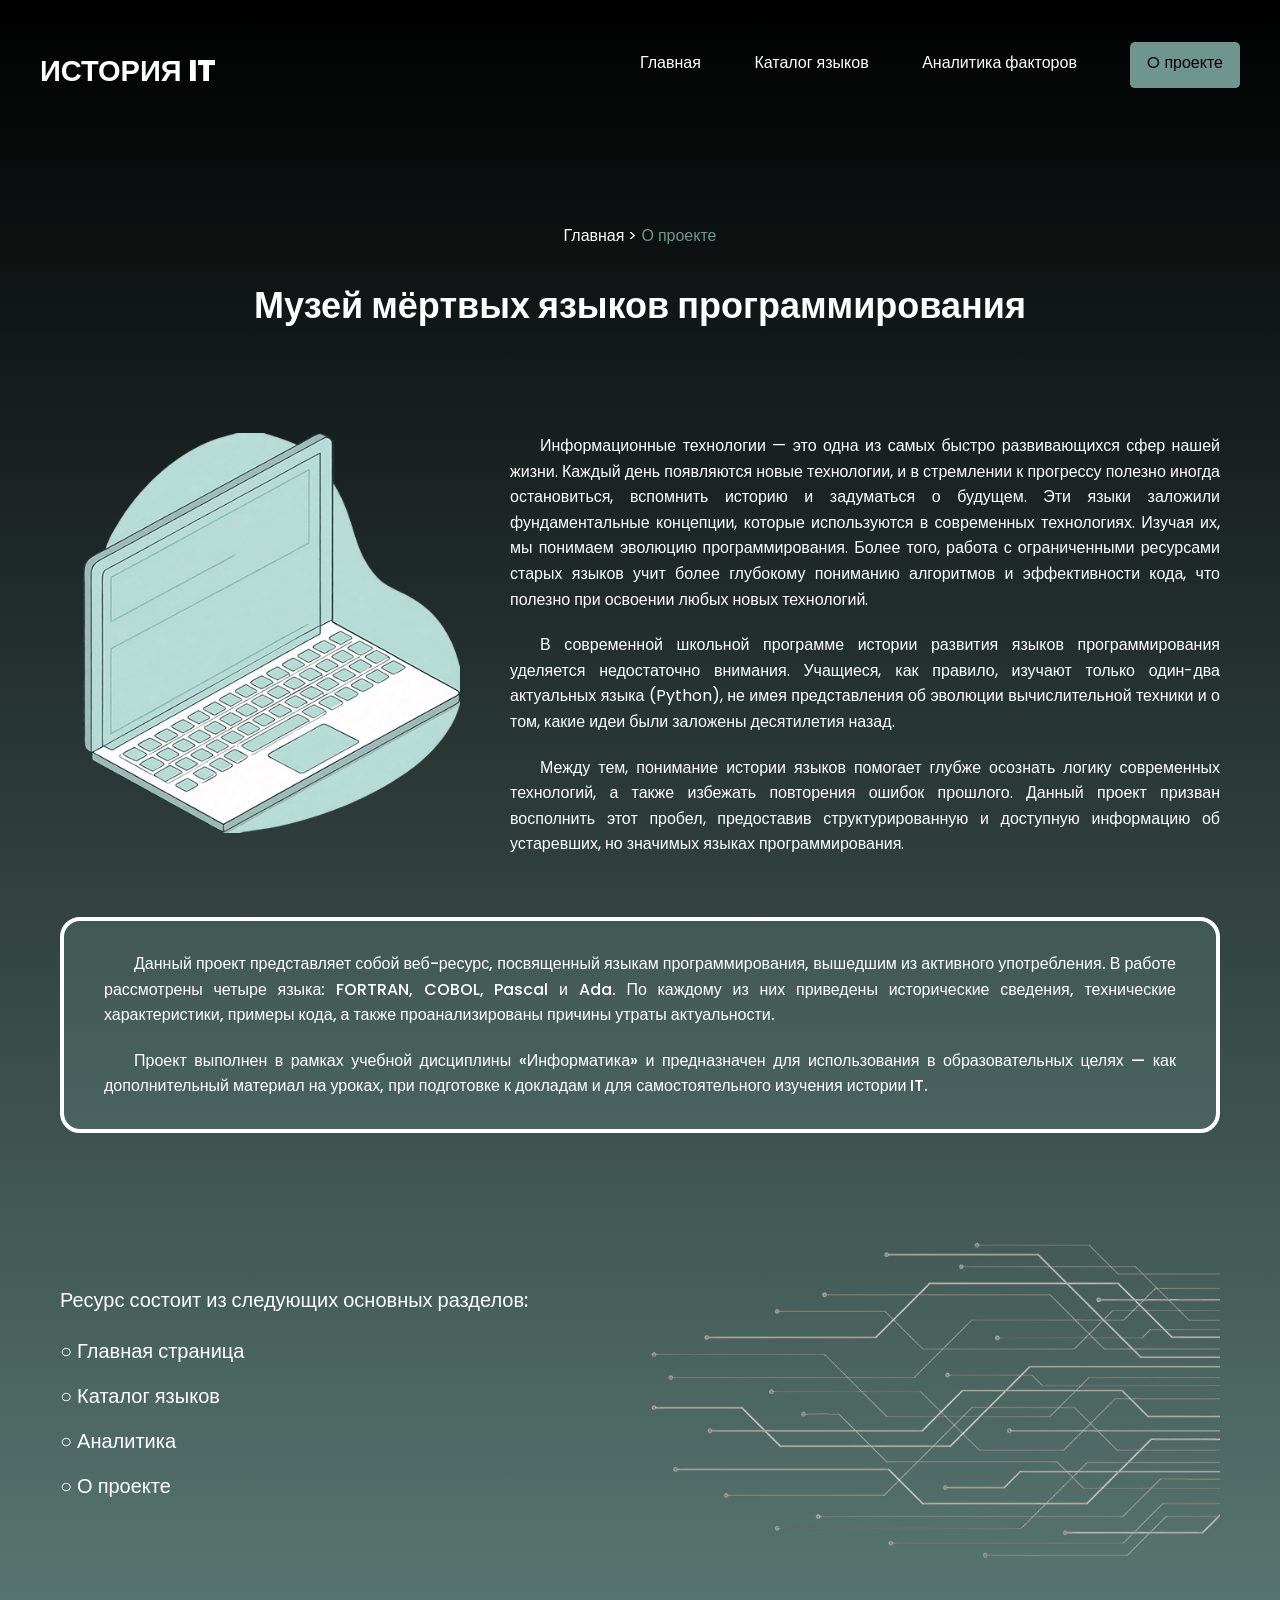
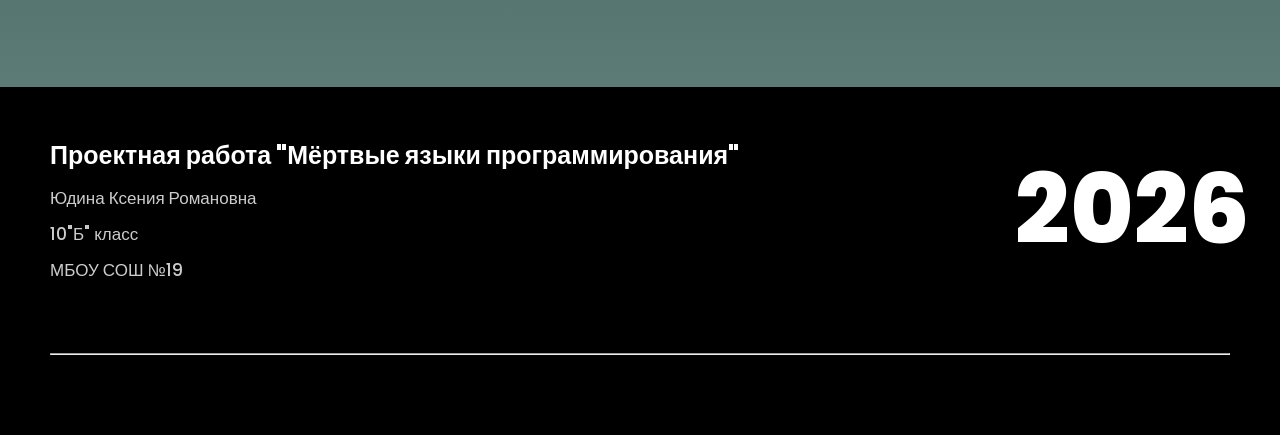
<file: oproekte.html>
<!DOCTYPE html>
<html lang="en">

<head>
    <meta charset="UTF-8">
    <meta name="viewport" content="width=device-width, initial-scale=1.0">
    <title>Dead programming languages - О проекте</title>
    <link rel="stylesheet" href="css/main.css">
</head>

<body>
    <div class="wrapper">
        <header class="container">
            <span class="logo">История IT</span>
            <nav>
                <ul>
                    <li><a href="/">Главная</a></li>
                    <li><a href="/about.html">Каталог языков</a></li>
                    <li><a href="/analitika.html">Аналитика факторов</a></li>
                    <li class="btn active"><a href="/oproekte.html">O проекте</a></li>
                </ul>
            </nav>
        </header>
        <div class="oproekte-container">
            <div class="oproekte-breadcrumbs">
                <span class="breadcrumb-home">Главная ></span>
                <span class="breadcrumb-current"> О проекте</span>
            </div>
            <h1 class="oproekte-title">Музей мёртвых языков программирования</h1>
            <div class="content-block">
                <img src="/img/комп-Photoroom 1.png" alt="История языков программирования" class="oproekte-image">
                <div class="oproekte-text">
                    <p>Информационные технологии — это одна из самых быстро развивающихся сфер нашей жизни. Каждый день появляются новые технологии, и в стремлении к прогрессу полезно иногда остановиться, вспомнить историю и задуматься о будущем. Эти языки заложили фундаментальные концепции, которые используются в современных технологиях. Изучая их, мы понимаем эволюцию программирования. Более того, работа с ограниченными ресурсами старых языков учит более глубокому пониманию алгоритмов и эффективности кода, что полезно при освоении любых новых технологий.</p>
                    <p>В современной школьной программе истории развития языков программирования уделяется недостаточно внимания. Учащиеся, как правило, изучают только один-два актуальных языка (Python), не имея представления об эволюции вычислительной техники и о том, какие идеи были заложены десятилетия назад.</p>
                    <p>Между тем, понимание истории языков помогает глубже осознать логику современных технологий, а также избежать повторения ошибок прошлого. Данный проект призван восполнить этот пробел, предоставив структурированную и доступную информацию об устаревших, но значимых языках программирования.</p>
                </div>
            </div>
            <div class="info-card">
                <p>Данный проект представляет собой веб-ресурс, посвященный языкам программирования, вышедшим из активного употребления. В работе рассмотрены четыре языка: FORTRAN, COBOL, Pascal и Ada. По каждому из них приведены исторические сведения, технические характеристики, примеры кода, а также проанализированы причины утраты актуальности.</p>
                <p>Проект выполнен в рамках учебной дисциплины «Информатика» и предназначен для использования в образовательных целях — как дополнительный материал на уроках, при подготовке к докладам и для самостоятельного изучения истории IT.</p>
            </div>
            <div class="nav-block">
                <div class="nav-links">
                    <p class="nav-title">Ресурс состоит из следующих основных разделов:</p>
                    <ul class="nav-list">
                        <li><a href="/" class="nav-link">○ Главная страница</a></li>
                        <li><a href="/about.html" class="nav-link">○ Каталог языков</a></li>
                        <li><a href="/analitika.html" class="nav-link">○ Аналитика</a></li>
                        <li><a href="/oproekte.html" class="nav-link">○ О проекте</a></li>
                    </ul>
                </div>
                <img src="/img/палки-Photoroom 1.png" alt="Навигация по сайту" class="nav-image">
            </div>
        </div>
        <footer>
            <div class="blocks container">
                <div>
                    <span class="logo">Проектная работа "Мёртвые языки программирования"</span>
                    <ul>
                        <li>Юдина Ксения Романовна</li>
                        <li>10"Б" класс</li>
                        <li>МБОУ СОШ №19</li>
                    </ul>
                </div>
                <div>
                    <h4>2026</h4>
                </div>
            </div>
            <hr>
        </footer>
    </div>
</body>

</html>
</file>
<file: css/main.css>
@import url('https://fonts.googleapis.com/css2?family=Poppins:wght@400;500;700;800&display=swap');

* {
    margin: 0;
    padding: 0;
    box-sizing: border-box;
}

body {
    font-family: "Poppins", sans-serif;
    font-weight: 400;
    color: #fff;
}

a {
    text-decoration: none;
    color: #fff;
}

img {
    max-width: 100%;
}

.wrapper {
    background: linear-gradient(180deg, #000000, #6f958f);
    background: -webkit-linear-gradient(top, #000000, #6f958f);
    background: -moz-linear-gradient(top, #000000, #6f958f);
    width: 100%;
    min-height: 100vh;
    overflow-x: hidden;
}

.container {
    width: 1400px;
    margin: 0 auto;
}

header {
    padding: 50px 0;
}

header .logo {
    text-transform: uppercase;
    font-size: 29px;
    font-weight: 800;
}

header nav {
    float: right;
    width: 50%;
}

header nav ul {
    list-style: none;
    display: flex;
    justify-content: space-between;
}

header nav ul li {
    display: inline-block;
}

header nav ul li a {
    padding-bottom: 5px;  
}

header nav ul li.active a {
    border-bottom: 5px solid #6f958f;
    transition: all 500ms ease;
    border-radius: 5px;
}

header nav ul li:not(.active):not(.btn) a:hover { 
    border-bottom: 5px solid #6f958f;
    transition: all 500ms ease;
    border-radius: 5px;
    color: #ffffff;
}

header nav ul li.btn a {
    background-color: #6f958f;
    padding: 9px 17px;
    border-radius: 5px;
    transition: all 500ms ease;
    color: #000000;
}

header nav ul li.btn a:hover {
    background: #2e504b;
    color: #fff;
}

.hero {
    position: relative;
    padding-bottom: 100px;
}

.hero--info {
    width: 600px;
    padding-top: 50px;  
}

.hero--info h1 {
    font-size: 54px;
    font-weight: 700;
    line-height: 1.2;
    margin-bottom: 25px;
    position: relative;     
    padding-bottom: 15px; 
}

.hero--info h1::after {
    content: '';
    position: absolute;
    bottom: 0;           
    left: 0;               
    width: 100%;           
    height: 5px;           
    background: #6f958f;
}

.hero--info p {
    font-weight: 500;
    line-height: 170%;
    margin: 20px 0;
    font-size: 14px;
}

.rectangle {
    background-color: #6f958f;    
    padding: 20px;                  
    border-radius: 20px;                        
    font-weight: 500;              
    line-height: 1.5;              
    margin-top: 30px;               
    box-shadow: 0 4px 15px rgba(0, 0, 0, 0.2);
}

.hero img {
    position: absolute;
    top: 0px;
    right: 0;
    width: 600px;
    max-width: 45%;
}

.trending {
    padding-top: 25px;
    margin-bottom: 20px;
}

.trending-header {
    display: flex;
    flex-direction: column;
    margin-bottom: 10;
    flex: 1;
}

.trending-header h3 {
    font-weight: 800;
    font-size: 31px;
    display: block;
    margin: 0 0 8px 0;
}

.click-hint {
    font-family: "Poppins", sans-serif;
    font-weight: 400;
    font-size: 16px;
    color: rgba(255, 255, 255, 0.75);
    display: block;
    margin: 0;
}

.trending {
    display: flex;
    flex-wrap: wrap;
    justify-content: space-between;
    align-items: flex-start;
}

.trending .see-all {
    display: inline-block;
    color: #000000;  
    background: #6f958f;  
    border-radius: 5px;  
    padding: 12px 23px;
    font-weight: 500;
    transition: all 500ms ease;
    margin-top: 0;
    margin-bottom: 0;
    float: none;
    white-space: nowrap;
}

.trending .see-all:hover {
    transform: scale(1.1);
}

.trending .games {
    display: flex;
    justify-content: space-between;
    width: 100%;
    padding: 30px 0px 50px 0px; 
    clear: both; 
}

.trending .games .block {
    text-align: center;
    display: flex;
    flex-direction: column;
    align-items: center;
}

.trending .games .block .language-info {
    display: flex;
    align-items: center;
    justify-content: center;
    gap: 8px;
    margin-top: 15px;
}

.trending .games .block .language-info .fire-icon {
    width: 20px;
    height: 20px;
    display: inline-block;
}

.trending .games .block .language-info span {
    font-size: 18px;
    font-weight: 500;
    margin: 0;
}

.banner {
    padding: 80px 0;
    margin-top: 20px;
}

.banner p {
    line-height: 170%;
    width: 550px;
    margin-bottom: 30px;
}

.divider {
    width: 100%;
    height: 5px;
    background-color: #6f958f;
    margin: 30px 0;
    position: relative;
    clear: both;
    z-index: 10;
}

.wrapper .divider {
    width: 100vw;
    margin-left: 0;
}

.banner img {
    width: 75%;
    margin-bottom: 30px;
    display: block;     
    margin-left: auto;   
    margin-right: auto;  
}

.hero-about {
    position: relative;
    min-height: 600px;
    margin-bottom: 30px;
}

.hero-about .info {
    width: 550px;
    padding: 50px 50px 50px 0;
    margin-bottom: 15px;
}

.hero-about .info h1 {
    margin-top: 15px;
    font-size: 30px;
    margin-bottom: 30px;
}

.hero-about img {
    position: absolute;
    right: 0;
    top: 0;
    width: 550px;
    height: auto;
}

.language-card {
    background-color: #151515;
    border-radius: 20px;
    padding: 40px;
    margin: 20px 0;
    position: relative;
    display: flex;
    flex-wrap: wrap;
    justify-content: space-between;
}

.language-info {
    flex: 1;
    min-width: 300px;
    padding-right: 40px;
}

.language-name {
    font-weight: 800;
    font-size: 64px;
    color: #fff;
    margin-bottom: 8px;
    letter-spacing: -0.02em;
}

.language-fullname {
    font-weight: 400;
    font-size: 16px;
    color: #fff;
    margin-bottom: 30px;
    opacity: 0.8;
}

.language-details {
    font-weight: 500;
    font-size: 16px;
    color: #fff;
    margin-bottom: 25px;
    line-height: 1.6;
}

.language-history {
    font-weight: 500;
    font-size: 16px;
    color: #fff;
    margin-bottom: 25px;
    line-height: 1.6;
}

.language-influence {
    font-weight: 500;
    font-size: 16px;
    color: #fff;
    margin-bottom: 30px;
    line-height: 1.6;
}

.language-image {
    width: 400px;
    min-width: 300px;
}

.language-image img {
    width: 100%;
    height: auto;
    border-radius: 15px;
    object-fit: cover;
}

.code-section {
    margin-top: 40px;
    width: 100%;
}

.code-title {
    font-weight: 700;
    font-size: 24px;
    color: #fff;
    margin-bottom: 20px;
}

.code-block {
    background-color: #D9FFF9;
    border-radius: 15px;
    padding: 30px;
    margin-top: 10px;
}

.code-block pre {
    font-weight: 700;
    font-size: 16px;
    color: #000;
    font-family: 'Courier New', monospace;
    line-height: 1.5;
    white-space: pre-wrap;
    word-wrap: break-word;
    margin: 0;
}

.language-card-ada {
    background-color: #D9FFF9;
    border-radius: 20px;
    padding: 40px;
    margin: 20px 0;
    position: relative;
    display: flex;
    flex-wrap: wrap;
    justify-content: space-between;
}

.language-info-ada {
    flex: 1;
    min-width: 300px;
    padding-right: 40px;
}

.language-name-ada {
    font-weight: 800;
    font-size: 64px;
    color: #000;
    margin-bottom: 8px;
    letter-spacing: -0.02em;
}

.language-details-ada {
    font-weight: 500;
    font-size: 16px;
    color: #000;
    margin-bottom: 25px;
    line-height: 1.6;
}

.language-history-ada {
    font-weight: 500;
    font-size: 16px;
    color: #000;
    margin-bottom: 25px;
    line-height: 1.6;
}

.language-influence-ada {
    font-weight: 500;
    font-size: 16px;
    color: #000;
    margin-bottom: 30px;
    line-height: 1.6;
}

.language-image-ada {
    width: 400px;
    min-width: 300px;
}

.language-image-ada img {
    width: 100%;
    height: auto;
    border-radius: 15px;
    object-fit: cover;
}

.code-section-ada {
    margin-top: 40px;
    width: 100%;
}

.code-title-ada {
    font-weight: 700;
    font-size: 24px;
    color: #000;
    margin-bottom: 20px;
}

.code-block-ada {
    background-color: #000;
    border-radius: 15px;
    padding: 30px;
    margin-top: 10px;
}

.code-block-ada pre {
    font-weight: 700;
    font-size: 16px;
    color: #fff;
    font-family: 'Courier New', monospace;
    line-height: 1.5;
    white-space: pre-wrap;
    word-wrap: break-word;
    margin: 0;
}

.language-card-fortran {
    background-color: #D9FFF9;
    border-radius: 20px;
    padding: 40px;
    margin: 20px 0;
    position: relative;
    display: flex;
    flex-wrap: wrap;
    justify-content: space-between;
}

.language-info-fortran {
    flex: 1;
    min-width: 300px;
    padding-right: 40px;
}

.language-name-fortran {
    font-weight: 800;
    font-size: 64px;
    color: #000;
    margin-bottom: 8px;
    letter-spacing: -0.02em;
}

.language-fullname-fortran {
    font-weight: 400;
    font-size: 16px;
    color: #000;
    margin-bottom: 30px;
    opacity: 0.8;
}

.language-details-fortran {
    font-weight: 500;
    font-size: 16px;
    color: #000;
    margin-bottom: 25px;
    line-height: 1.6;
}

.language-history-fortran {
    font-weight: 500;
    font-size: 16px;
    color: #000;
    margin-bottom: 25px;
    line-height: 1.6;
}

.language-influence-fortran {
    font-weight: 500;
    font-size: 16px;
    color: #000;
    margin-bottom: 30px;
    line-height: 1.6;
}

.language-image-fortran {
    width: 400px;
    min-width: 300px;
}

.language-image-fortran img {
    width: 100%;
    height: auto;
    border-radius: 15px;
    object-fit: cover;
}

.code-section-fortran {
    margin-top: 40px;
    width: 100%;
}

.code-title-fortran {
    font-weight: 700;
    font-size: 24px;
    color: #000;
    margin-bottom: 20px;
}

.code-block-fortran {
    background-color: #000;
    border-radius: 15px;
    padding: 30px;
    margin-top: 10px;
}

.code-block-fortran pre {
    font-weight: 700;
    font-size: 16px;
    color: #fff;
    font-family: 'Courier New', monospace;
    line-height: 1.5;
    white-space: pre-wrap;
    word-wrap: break-word;
    margin: 0;
}

footer {
    background: #000000;
    padding: 50px;
}

footer .blocks {
    display: flex;
    justify-content: space-between;
}

footer .blocks .logo {
    font-size: 25px;
    font-weight: 800;
}

footer .blocks ul {
    list-style: none;
}

footer .blocks ul li {
    margin-top: 7px;
    font-weight: 500;
    font-size: 17px;
    margin: 10px 0;
    opacity: 0.8;
}

footer h4 {
    font-size: 96px;
    font-weight: 800;
}

footer hr {
    margin: 30px 0;
    background: #ccc;
}

.breadcrumbs {
    font-family: 'Poppins', sans-serif;
    font-weight: 400;
    font-size: 14px;
    margin-bottom: 15px;
}

.breadcrumb-home {
    color: #ffffff;
}

.breadcrumb-current {
    color: #6f958f;
}

@media (max-width: 1440px) {
    .container {
        width: 1200px;
    }
}

@media (max-width: 1240px) {
    .container {
        width: 1000px;
    }
    
    .hero img {
        width: 450px;
    }
    
    .hero-about img {
        width: 450px;
    }
}

@media (max-width: 1024px) {
    .container {
        width: 90%;
    }
    
    .hero--info {
        width: 100%;
    }
    
    .hero img {
        position: relative;
        top: auto;
        right: auto;
        width: 80%;
        max-width: 80%;
        margin: 30px auto 0;
        display: block;
    }
    
    .hero {
        text-align: center;
    }
    
    .hero-about {
        text-align: center;
    }
    
    .hero-about .info {
        width: 100%;
        padding: 30px;
    }
    
    .hero-about img {
        position: relative;
        width: 70%;
        max-width: 70%;
        margin: 0 auto;
        display: block;
        right: auto;
        top: auto;
    }
    
    .language-card {
        flex-direction: column;
    }
    
    .language-info {
        padding-right: 0;
        margin-bottom: 30px;
    }
    
    .language-image {
        width: 100%;
        text-align: center;
    }
    
    .language-image img {
        max-width: 100%;
        width: auto;
    }
    
    .language-name {
        font-size: 48px;
    }
    
    .language-card-ada {
        flex-direction: column;
    }
    
    .language-info-ada {
        padding-right: 0;
        margin-bottom: 30px;
    }
    
    .language-image-ada {
        width: 100%;
        text-align: center;
    }
    
    .language-image-ada img {
        max-width: 100%;
        width: auto;
    }
    
    .language-name-ada {
        font-size: 48px;
    }
    
    .language-card-fortran {
        flex-direction: column;
    }
    
    .language-info-fortran {
        padding-right: 0;
        margin-bottom: 30px;
    }
    
    .language-image-fortran {
        width: 100%;
        text-align: center;
    }
    
    .language-image-fortran img {
        max-width: 100%;
        width: auto;
    }
    
    .language-name-fortran {
        font-size: 48px;
    }
    
    header nav {
        float: none;
        width: 100%;
        margin-top: 20px;
    }
    
    .trending .games {
        flex-wrap: wrap;
        gap: 20px;
        justify-content: center;
    }
    
    .banner p {
        width: 100%;
    }
    
    footer .blocks {
        flex-direction: column;
        text-align: center;
        gap: 30px;
    }
}

@media (max-width: 768px) {
    header nav ul {
        flex-direction: column;
        align-items: center;
        gap: 15px;
    }
    
    .hero--info h1 {
        font-size: 36px;
    }
    
    .trending {
        flex-direction: column;
        align-items: center;
        text-align: center;
    }
    
    .trending-header {
        margin-bottom: 15px;
        width: 100%;
    }
    
    .trending-header h3 {
        margin: 0 0 8px 0;
    }
    
    .click-hint {
        font-size: 14px;
        text-align: center;
    }
    
    .trending .see-all {
        margin: 0 auto 20px;
        white-space: nowrap;
    }
    
    .trending .games .block {
        width: 45%;
    }
    
    footer h4 {
        font-size: 48px;
    }
    
    .hero img {
        width: 90%;
    }
    
    .hero-about img {
        width: 85%;
    }
    
    .language-card {
        padding: 25px;
    }
    
    .language-name {
        font-size: 36px;
    }
    
    .code-block pre {
        font-size: 14px;
    }
    
    .code-block {
        padding: 20px;
    }
    
    .language-card-ada {
        padding: 25px;
    }
    
    .language-name-ada {
        font-size: 36px;
    }
    
    .code-block-ada pre {
        font-size: 14px;
    }
    
    .code-block-ada {
        padding: 20px;
    }
    
    .language-card-fortran {
        padding: 25px;
    }
    
    .language-name-fortran {
        font-size: 36px;
    }
    
    .code-block-fortran pre {
        font-size: 14px;
    }
    
    .code-block-fortran {
        padding: 20px;
    }
}

@media (max-width: 480px) {
    .click-hint {
        font-size: 12px;
    }
}

.language-fullname {
    font-weight: 400;
    font-size: 16px;
    color: #fff;
    margin-bottom: 30px;
    opacity: 0.8; 
}

.language-fullname-ada {
    font-weight: 400;
    font-size: 16px;
    color: #000; 
    margin-bottom: 30px;
    opacity: 0.8; 
}

.container:last-of-type {
    margin-bottom: 60px;
}

.language-card:last-of-type,
.language-card-ada:last-of-type,
.language-card-fortran:last-of-type {
    margin-bottom: 60px;
}

.analitika-container {
    max-width: 1400px;
    margin: 0 auto;
    padding: 20px 20px 80px 20px;
    text-align: center;
}

.analitika-breadcrumbs {
    font-family: "Poppins", sans-serif;
    font-weight: 400;
    font-size: 16px;
    margin-bottom: 30px;
    text-align: center;
}

.analitika-breadcrumbs .breadcrumb-home {
    color: #ffffff;
}

.analitika-breadcrumbs .breadcrumb-current {
    color: #6f958f;
}

.analitika-title {
    font-family: "Poppins", sans-serif;
    font-weight: 700;
    font-size: 36px;
    color: #ffffff;
    margin-bottom: 30px;
    text-align: center;
}

.analitika-description {
    font-family: "Poppins", sans-serif;
    font-weight: 500;
    font-size: 16px;
    color: #ffffff;
    line-height: 1.6;
    max-width: 900px;
    margin: 0 auto 80px auto;
    text-align: center;
}

.analitika-subtitle {
    font-family: "Poppins", sans-serif;
    font-weight: 400;
    font-size: 16px;
    color: #ffffff;
    text-align: left;
    max-width: 1200px;
    margin: 0 auto 20px auto;
}

.analitika-card {
    background-color: #D9FFF9;
    border-radius: 20px;
    padding: 40px;
    margin: 0 auto 40px auto;
    max-width: 1200px;
    display: flex;
    gap: 40px;
    align-items: center;
    justify-content: space-between;
    flex-wrap: wrap;
}

.analitika-table {
    flex: 1;
    min-width: 300px;
    background-color: #D9FFF9;
    border-radius: 16px;
    overflow: hidden;
}

.table-row {
    display: flex;
    border-bottom: 4px solid #000000;
    margin: 0 10px;
}

.table-row:last-child {
    border-bottom: none;
}

.table-header {
    border-bottom: 4px solid #000000;
    margin: 0 10px;
}

.table-cell {
    flex: 1;
    padding: 20px 15px;
    font-family: "Poppins", sans-serif;
    font-weight: 500;
    font-size: 16px;
    color: #000000;
    text-align: left;
}

.table-header .table-cell {
    font-weight: 600;
}

.table-cell:first-child {
    border-right: 4px solid #000000;
}

.analitika-image {
    width: 220px;
    height: auto;
    object-fit: cover;
    border-radius: 12px;
}

.analitika-next-text {
    font-family: "Poppins", sans-serif;
    font-weight: 400;
    font-size: 16px;
    color: #ffffff;
    text-align: left;
    max-width: 1200px;
    margin: 0 auto 40px auto;
}

.factor-block {
    max-width: 1200px;
    margin: 120px auto 80px auto;
    display: flex;
    gap: 50px;
    align-items: center;
    justify-content: space-between;
    flex-direction: row;
}

.factor-image {
    width: 300px;
    height: auto;
    object-fit: cover;
    border-radius: 0;
}

.factor-text {
    flex: 1;
    text-align: left;
}

.factor-title {
    font-family: "Poppins", sans-serif;
    font-weight: 500;
    font-size: 30px;
    color: #ffffff;
    margin-bottom: 20px;
    padding-bottom: 15px;
    border-bottom: 4px solid #ffffff;
    display: inline-block;
    width: 100%;
}

.factor-description {
    font-family: "Poppins", sans-serif;
    font-weight: 400;
    font-size: 16px;
    color: #ffffff;
    line-height: 1.6;
    margin-top: 20px;
}

.summary-table-container {
    max-width: 1200px;
    margin: 60px auto 80px auto;
}

.summary-table {
    background-color: #151515;
    border-radius: 20px;
    overflow: hidden;
    padding: 50px 0;
}

.summary-table-row {
    display: flex;
    border-bottom: 4px solid #ffffff;
    margin: 0 50px; 
}

.summary-table-row:last-child {
    border-bottom: none;
}

.summary-table-header {
    border-bottom: 4px solid #ffffff;
    margin: 0 50px; 
}

.summary-table-cell {
    flex: 1;
    padding: 20px 15px;
    font-family: "Poppins", sans-serif;
    font-weight: 400;
    font-size: 16px;
    color: #ffffff;
    text-align: left;
}

.summary-table-header .summary-table-cell {
    font-weight: 600;
}

.summary-table-cell:first-child {
    border-right: 4px solid #ffffff;
}

.summary-table-cell:nth-child(2) {
    border-right: 4px solid #ffffff;
}

@media (max-width: 1024px) {
    .analitika-description {
        margin-bottom: 60px;
    }
    
    .factor-block {
        flex-direction: column;
        text-align: center;
        gap: 30px;
        margin: 80px auto 60px auto;
    }
    
    .factor-text {
        text-align: center;
    }
    
    .factor-image {
        width: 250px;
    }
    
    .factor-title {
        border-bottom: 4px solid #ffffff;
        padding-bottom: 15px;
    }
    
    .summary-table-cell {
        padding: 15px 12px;
        font-size: 14px;
    }
    
    .summary-table-row {
        margin: 0 8px;
    }
    
    .summary-table-header {
        margin: 0 8px;
    }
}

@media (max-width: 768px) {
    .analitika-description {
        margin-bottom: 50px;
    }
    
    .analitika-title {
        font-size: 28px;
    }
    
    .analitika-description {
        font-size: 14px;
    }
    
    .analitika-subtitle {
        font-size: 14px;
        padding: 0 15px;
    }
    
    .analitika-next-text {
        font-size: 14px;
        padding: 0 15px;
    }
    
    .factor-title {
        font-size: 24px;
    }
    
    .factor-description {
        font-size: 14px;
    }
    
    .factor-image {
        width: 200px;
    }
    
    .factor-block {
        margin: 60px auto 50px auto;
    }
    
    .table-cell {
        padding: 12px 10px;
        font-size: 13px;
    }
    
    .summary-table-cell {
        padding: 12px 10px;
        font-size: 12px;
    }
    
    .summary-table-row {
        margin: 0 6px;
    }
    
    .summary-table-header {
        margin: 0 6px;
    }
}

@media (max-width: 480px) {
    .analitika-description {
        margin-bottom: 40px;
    }
    
    .analitika-title {
        font-size: 24px;
    }
    
    .factor-title {
        font-size: 20px;
    }
    
    .factor-description {
        font-size: 13px;
    }
    
    .factor-image {
        width: 150px;
    }
    
    .factor-block {
        margin: 40px auto 40px auto;
    }
    
    .table-cell {
        padding: 10px 8px;
        font-size: 12px;
        word-break: break-word;
    }
    
    .summary-table-cell {
        padding: 10px 8px;
        font-size: 11px;
        word-break: break-word;
    }
    
    .summary-table-row {
        margin: 0 4px;
    }
    
    .summary-table-header {
        margin: 0 4px;
    }
}

.oproekte-container {
    max-width: 1200px;
    margin: 0 auto;
    padding: 20px 20px 80px 20px;
}

.oproekte-breadcrumbs {
    font-family: "Poppins", sans-serif;
    font-weight: 400;
    font-size: 16px;
    margin-bottom: 30px;
    text-align: center;
}

.oproekte-breadcrumbs .breadcrumb-home {
    color: #ffffff;
}

.oproekte-breadcrumbs .breadcrumb-current {
    color: #6f958f;
}

.oproekte-title {
    font-family: "Poppins", sans-serif;
    font-weight: 700;
    font-size: 36px;
    color: #ffffff;
    margin-bottom: 100px;
    text-align: center;
}

.content-block {
    display: flex;
    gap: 50px;
    margin-bottom: 60px;
    align-items: flex-start;
}

.oproekte-image {
    width: 400px; 
    height: auto;
    object-fit: contain;
    border-radius: 12px;
    flex-shrink: 0; 
}

.oproekte-text {
    flex: 1;
}

.oproekte-text p {
    font-family: "Poppins", sans-serif;
    font-weight: 400;
    font-size: 16px;
    color: #ffffff;
    line-height: 1.6;
    text-align: justify;
    margin-bottom: 20px;
    text-indent: 30px;
}

.oproekte-text p:last-child {
    margin-bottom: 0;
}

.info-card {
    background-color: rgba(111, 149, 143, 0.25);
    border: 4px solid #ffffff;
    border-radius: 20px;
    padding: 30px 40px;
    margin-bottom: 60px;
}

.info-card p {
    font-family: "Poppins", sans-serif;
    font-weight: 500;
    font-size: 16px;
    color: #ffffff;
    line-height: 1.6;
    text-align: justify;
    margin-bottom: 20px;
    text-indent: 30px;
}

.info-card p:last-child {
    margin-bottom: 0;
}

.nav-block {
    display: flex;
    gap: 50px;
    align-items: center;
    justify-content: space-between;
}

.nav-links {
    flex: 1;
}

.nav-title {
    font-family: "Poppins", sans-serif;
    font-weight: 500;
    font-size: 20px;
    color: #ffffff;
    margin-bottom: 20px;
    line-height: 1.6;
}

.nav-list {
    list-style: none;
    padding: 0;
    margin: 0;
}

.nav-list li {
    margin-bottom: 15px;
}

.nav-link {
    font-family: "Poppins", sans-serif;
    font-weight: 500;
    font-size: 20px;
    color: #ffffff;
    text-decoration: none;
    transition: color 0.3s ease;
    display: inline-block;
}

.nav-link:hover {
    color: #172826;
}

.nav-image {
    width: 600px; 
    height: auto;
    object-fit: contain;
    border-radius: 12px;
    flex-shrink: 0; 
}

@media (max-width: 1024px) {
    .content-block {
        flex-direction: column;
        align-items: center;
        text-align: center;
    }
    
    .oproekte-image {
        width: 350px;
    }
    
    .oproekte-text p {
        text-align: left;
    }
    
    .nav-block {
        flex-direction: column;
        text-align: center;
    }
    
    .nav-links {
        text-align: center;
    }
    
    .nav-image {
        width: 400px;
    }
}

@media (max-width: 768px) {
    .oproekte-title {
        font-size: 28px;
        margin-bottom: 60px;
    }
    
    .oproekte-breadcrumbs {
        font-size: 14px;
    }
    
    .oproekte-text p {
        font-size: 14px;
        text-indent: 20px;
    }
    
    .info-card {
        padding: 20px 25px;
    }
    
    .info-card p {
        font-size: 14px;
        text-indent: 20px;
    }
    
    .nav-title {
        font-size: 18px;
    }
    
    .nav-link {
        font-size: 18px;
    }
    
    .oproekte-image {
        width: 280px;
    }
    
    .nav-image {
        width: 300px;
    }
}

@media (max-width: 480px) {
    .oproekte-title {
        font-size: 24px;
        margin-bottom: 40px;
    }
    
    .oproekte-text p {
        font-size: 13px;
        text-indent: 15px;
    }
    
    .info-card p {
        font-size: 13px;
        text-indent: 15px;
    }
    
    .nav-title {
        font-size: 16px;
    }
    
    .nav-link {
        font-size: 16px;
    }
    
    .oproekte-image {
        width: 220px;
    }
    
    .nav-image {
        width: 250px;
    }
}
</file>
